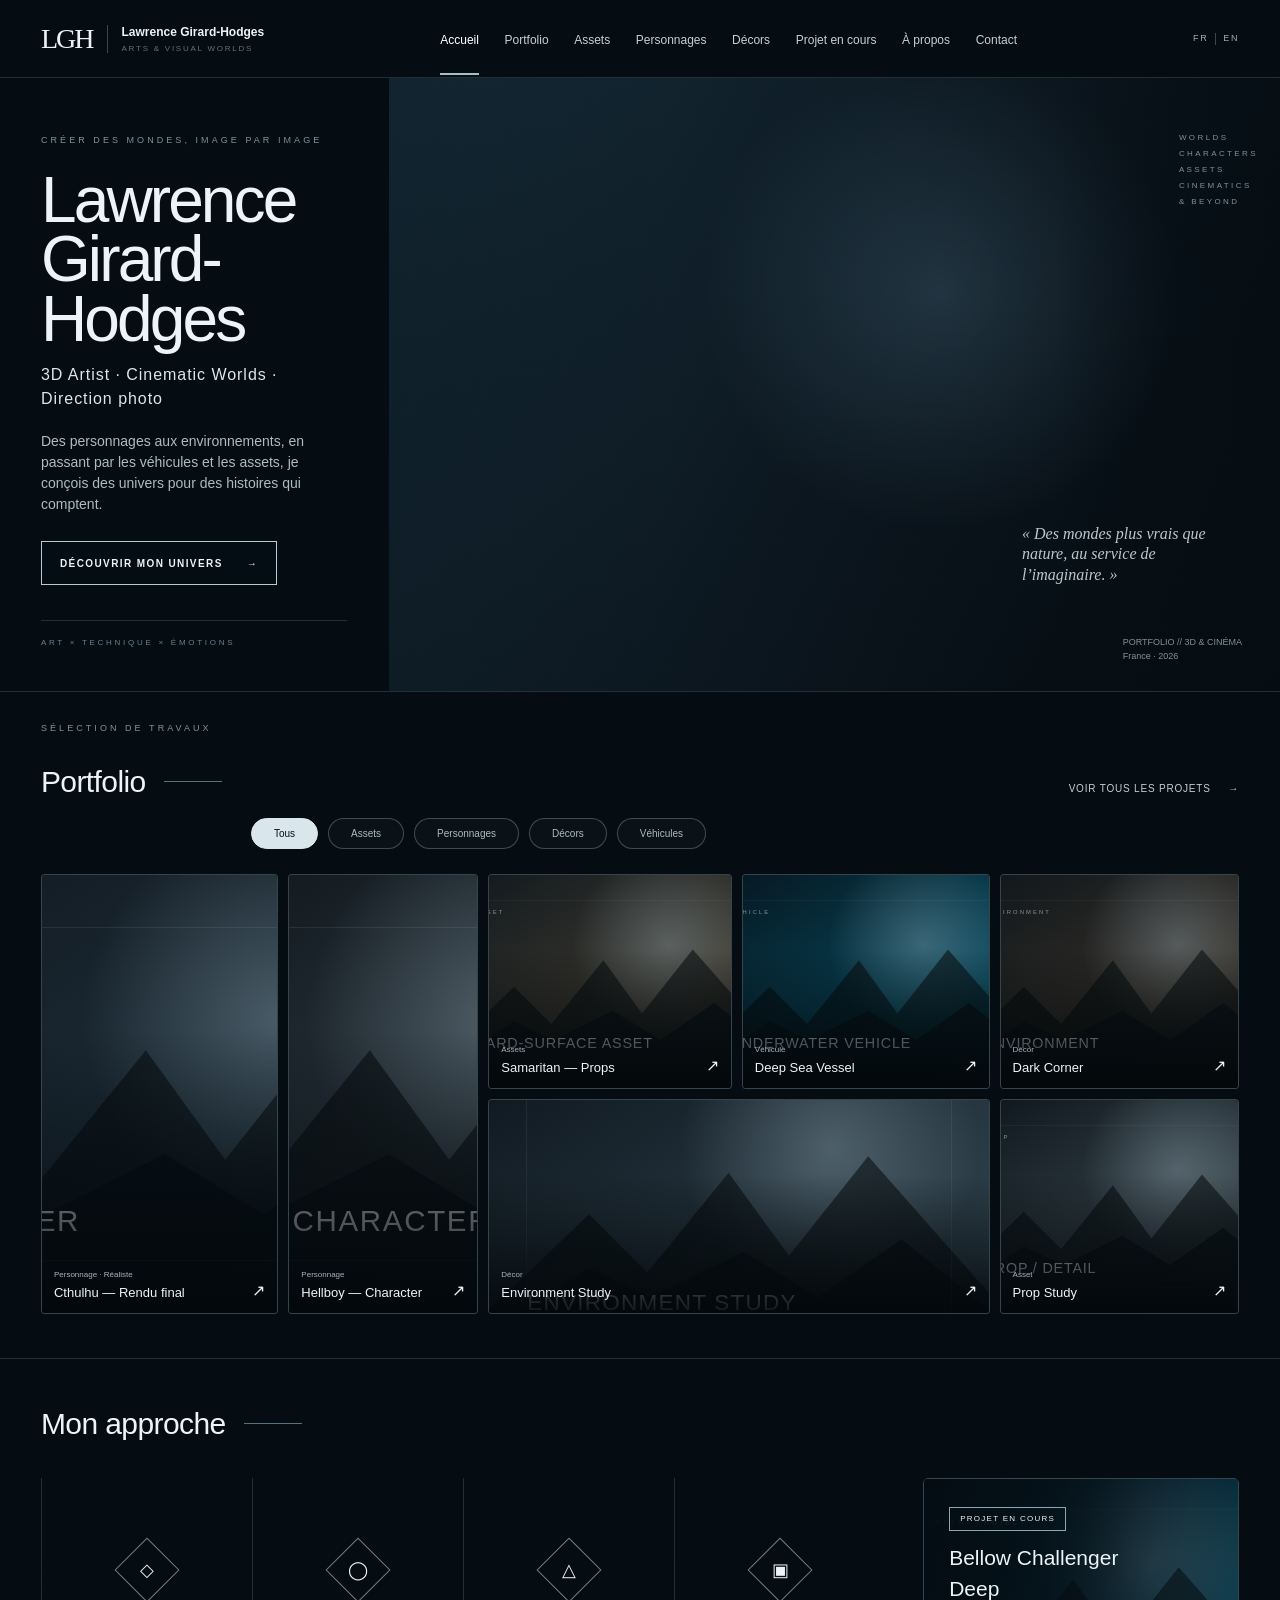
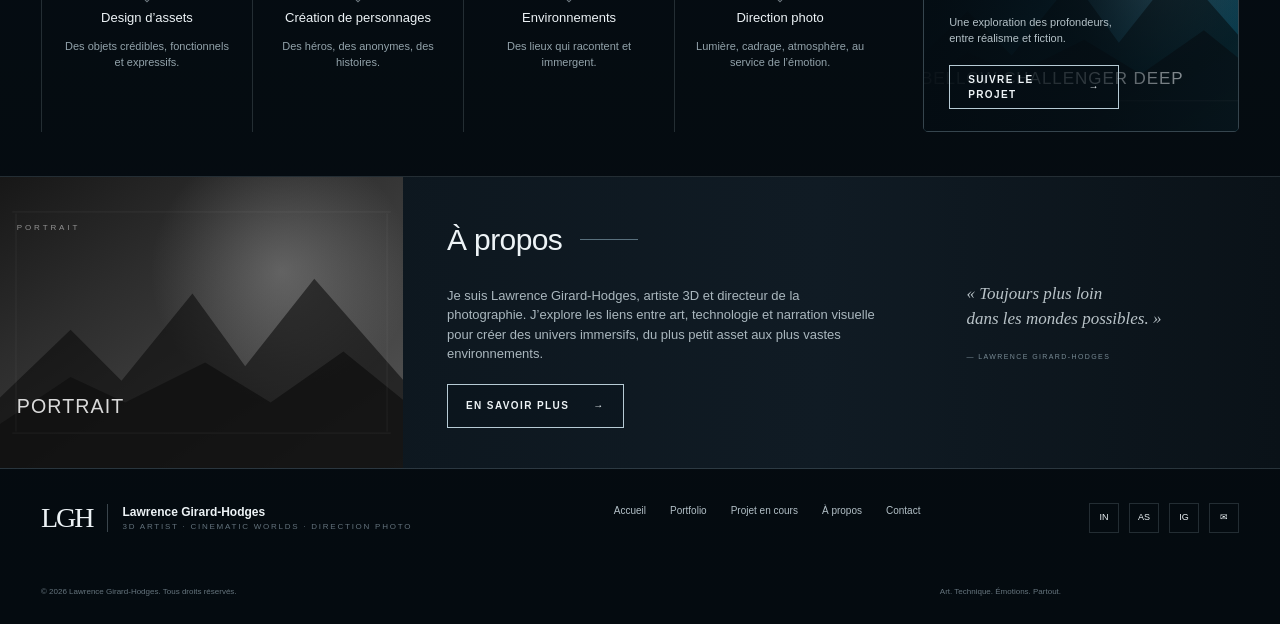
<file: index.html>
<!doctype html>
<html lang="fr">
<head>
  <meta charset="utf-8" />
  <meta name="viewport" content="width=device-width, initial-scale=1" />
  <meta name="description" content="Portfolio de Lawrence Girard-Hodges — artiste 3D, réalisateur et directeur de la photographie." />
  <meta name="theme-color" content="#071017" />
  <title>Lawrence Girard-Hodges — Artiste 3D</title>
  <link rel="stylesheet" href="css/styles.css" />
</head>
<body>
  <div class="page-shell">
    <header class="site-header" id="top">
      <a class="brand" href="#top" aria-label="Accueil">
        <span class="brand-mark">LGH</span>
        <span class="brand-copy">
          <strong>Lawrence Girard-Hodges</strong>
          <small>Arts & visual worlds</small>
        </span>
      </a>
      <button class="nav-toggle" type="button" aria-label="Ouvrir le menu" aria-expanded="false">Menu</button>
      <nav class="site-nav" aria-label="Navigation principale">
        <a class="active" href="#top">Accueil</a>
        <a href="#portfolio">Portfolio</a>
        <a href="#portfolio" data-filter-link="Assets">Assets</a>
        <a href="#portfolio" data-filter-link="Personnages">Personnages</a>
        <a href="#portfolio" data-filter-link="Décors">Décors</a>
        <a href="#current">Projet en cours</a>
        <a href="#about">À propos</a>
        <a href="#contact">Contact</a>
      </nav>
      <div class="language" aria-label="Langue"><span>FR</span><i></i><span>EN</span></div>
    </header>

    <main>
      <section class="hero section-border" aria-labelledby="hero-title">
        <div class="hero-content">
          <p class="eyebrow" id="hero-eyebrow"></p>
          <h1 id="hero-title"></h1>
          <p class="hero-subtitle" id="hero-subtitle"></p>
          <p class="hero-body" id="hero-body"></p>
          <a class="button button-outline" id="hero-cta" href="#portfolio">Découvrir mon univers <span>→</span></a>
          <div class="hero-manifesto" id="hero-manifesto"></div>
        </div>
        <div class="hero-visual" id="hero-visual" role="img" aria-label="Visuel principal">
          <div class="hero-visual-overlay"></div>
          <div class="hero-side-label" aria-hidden="true">Worlds<br>Characters<br>Assets<br>Cinematics<br>& Beyond</div>
          <blockquote id="hero-quote"></blockquote>
          <div class="hero-caption" id="hero-caption"></div>
        </div>
      </section>

      <section class="portfolio-section section-border" id="portfolio" aria-labelledby="portfolio-title">
        <div class="section-heading portfolio-heading">
          <div>
            <p class="eyebrow">Sélection de travaux</p>
            <div class="heading-line">
              <h2 id="portfolio-title">Portfolio</h2><span></span>
            </div>
          </div>
          <a href="#portfolio-grid" class="text-link">Voir tous les projets <span>→</span></a>
        </div>

        <div class="filter-row" role="group" aria-label="Filtrer le portfolio">
          <button class="filter active" data-filter="Tous" type="button">Tous</button>
          <button class="filter" data-filter="Assets" type="button">Assets</button>
          <button class="filter" data-filter="Personnages" type="button">Personnages</button>
          <button class="filter" data-filter="Décors" type="button">Décors</button>
          <button class="filter" data-filter="Véhicules" type="button">Véhicules</button>
        </div>

        <div class="portfolio-grid" id="portfolio-grid" aria-live="polite"></div>
      </section>

      <section class="approach section-border" aria-labelledby="approach-title">
        <div class="section-heading">
          <div class="heading-line"><h2 id="approach-title">Mon approche</h2><span></span></div>
        </div>
        <div class="approach-layout">
          <div class="approach-grid" id="approach-grid"></div>
          <article class="current-card" id="current" aria-labelledby="current-title">
            <div class="current-bg" id="current-bg"></div>
            <div class="current-card-content">
              <span class="chip">Projet en cours</span>
              <h3 id="current-title"></h3>
              <p id="current-body"></p>
              <a class="button button-outline" id="current-cta" href="#">Suivre le projet <span>→</span></a>
            </div>
          </article>
        </div>
      </section>

      <section class="about section-border" id="about" aria-labelledby="about-title">
        <div class="about-image" id="about-image" role="img" aria-label="Portrait de Lawrence Girard-Hodges"></div>
        <div class="about-copy">
          <div class="heading-line"><h2 id="about-title">À propos</h2><span></span></div>
          <p id="about-body"></p>
          <a class="button button-outline" id="about-cta" href="#contact">En savoir plus <span>→</span></a>
        </div>
        <blockquote class="about-quote" id="about-quote"></blockquote>
      </section>
    </main>

    <footer class="site-footer" id="contact">
      <div class="footer-brand">
        <span class="brand-mark">LGH</span>
        <div><strong>Lawrence Girard-Hodges</strong><small>3D Artist · Cinematic Worlds · Direction photo</small></div>
      </div>
      <nav class="footer-nav" aria-label="Navigation de pied de page">
        <a href="#top">Accueil</a><a href="#portfolio">Portfolio</a><a href="#current">Projet en cours</a><a href="#about">À propos</a><a href="mailto:lawrencegirardhodges@gmail.com">Contact</a>
      </nav>
      <div class="footer-socials" id="footer-socials"></div>
      <p class="copyright" id="copyright"></p>
      <p class="footer-note">Art. Technique. Émotions. Partout.</p>
    </footer>
  </div>

  <a class="admin-fab" id="admin-fab" href="admin.html" hidden>Éditer le site</a>

  <script src="js/config.js"></script>
  <script src="js/default-content.js"></script>
  <script src="js/site.js"></script>
</body>
</html>
</file>
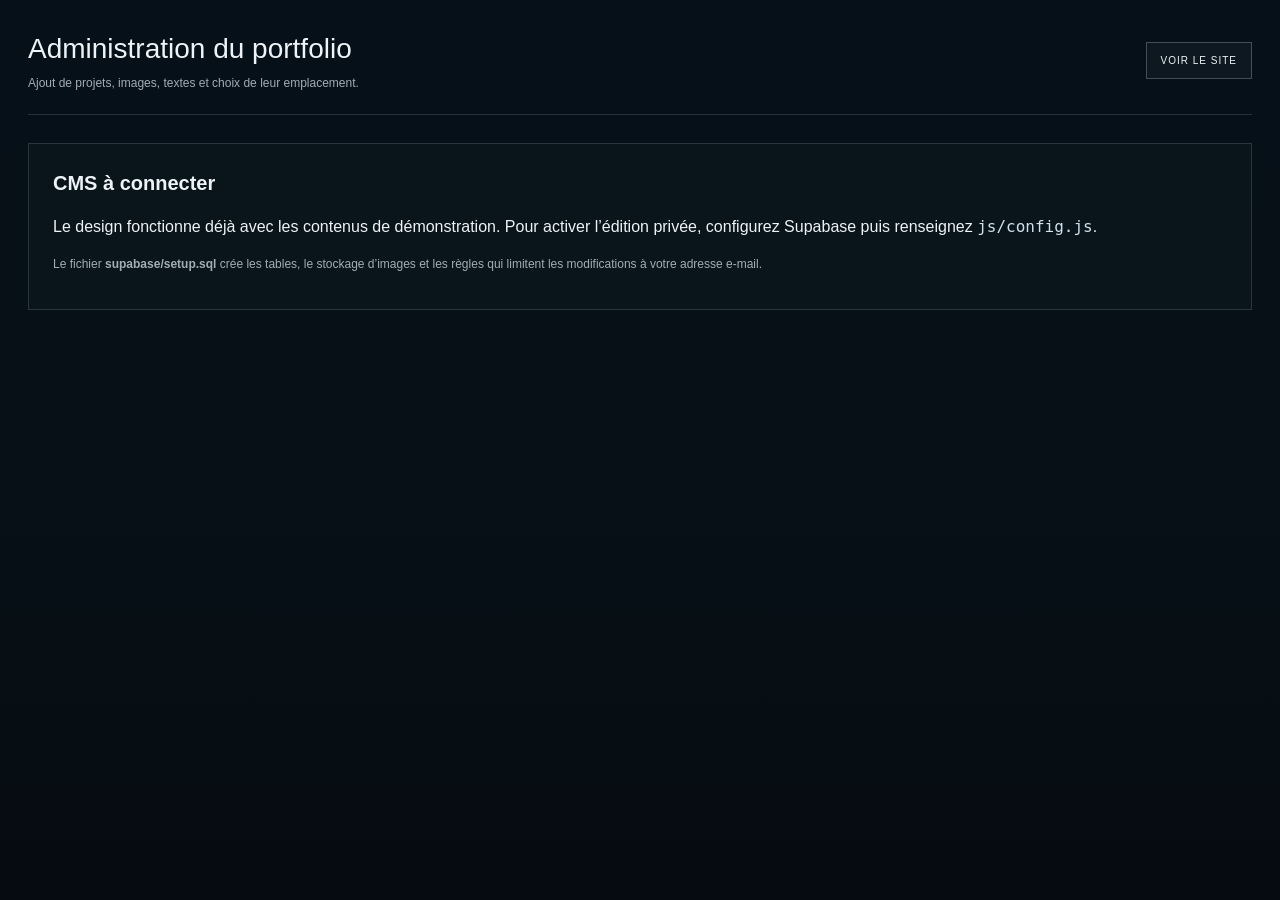
<file: admin.html>
<!doctype html>
<html lang="fr">
<head>
  <meta charset="utf-8" />
  <meta name="viewport" content="width=device-width, initial-scale=1" />
  <meta name="robots" content="noindex,nofollow" />
  <title>Administration — Portfolio LGH</title>
  <link rel="stylesheet" href="css/styles.css" />
  <style>
    body{min-height:100vh}.admin-shell{max-width:1420px;margin:0 auto;padding:28px}.admin-top{display:flex;justify-content:space-between;gap:20px;align-items:center;border-bottom:1px solid var(--line);padding-bottom:22px;margin-bottom:28px}.admin-top h1{font-size:28px;font-weight:430;margin:0}.admin-top p{margin:4px 0 0;color:var(--muted);font-size:12px}.admin-actions{display:flex;gap:10px;flex-wrap:wrap}.admin-btn{border:1px solid var(--line-strong);background:#0d1820;color:var(--text);padding:10px 14px;font-size:10px;text-transform:uppercase;letter-spacing:.1em;cursor:pointer}.admin-btn.primary{background:#dbe8ee;color:#071017;border-color:#dbe8ee}.admin-btn.danger{border-color:#744;color:#f1b9b9}.admin-btn:disabled{opacity:.4;cursor:not-allowed}.setup,.login-panel,.admin-panel{border:1px solid var(--line);background:#0a141b;padding:24px}.setup h2,.login-panel h2{font-size:20px;margin-top:0}.setup code{color:#cfe2ec}.muted{color:var(--muted);font-size:12px}.hidden{display:none!important}.login-form{max-width:440px;display:grid;gap:13px}.field{display:grid;gap:7px}.field label{font-size:10px;text-transform:uppercase;letter-spacing:.12em;color:#8fa0aa}.field input,.field textarea,.field select{width:100%;border:1px solid var(--line-strong);background:#071017;color:var(--text);padding:11px 12px;outline:none}.field textarea{min-height:100px;resize:vertical}.field input:focus,.field textarea:focus,.field select:focus{border-color:#91adbb}.admin-tabs{display:flex;gap:8px;margin-bottom:22px;flex-wrap:wrap}.admin-tab{background:transparent;color:#9fadb5;border:1px solid var(--line);padding:9px 14px;cursor:pointer}.admin-tab.active{background:#dbe8ee;color:#071017}.tab-view{display:none}.tab-view.active{display:block}.admin-grid{display:grid;grid-template-columns:minmax(260px,.7fr) minmax(480px,1.3fr);gap:24px}.item-list{display:grid;gap:8px;max-height:680px;overflow:auto;padding-right:8px}.item-row{display:grid;grid-template-columns:58px 1fr auto;gap:12px;align-items:center;border:1px solid var(--line);background:#081219;padding:7px;cursor:pointer}.item-row:hover,.item-row.active{border-color:#78919e}.item-row img{width:58px;height:48px;object-fit:cover}.item-row strong{display:block;font-size:12px}.item-row small{color:var(--muted);font-size:9px}.badge{font-size:8px;text-transform:uppercase;letter-spacing:.08em;border:1px solid var(--line);padding:4px 6px}.editor-card{border:1px solid var(--line);background:#081219;padding:22px}.editor-card h2{font-size:19px;font-weight:480;margin-top:0}.form-grid{display:grid;grid-template-columns:1fr 1fr;gap:14px}.form-grid .span-2{grid-column:1/-1}.image-preview{min-height:160px;background:#0c1820 center/cover no-repeat;border:1px dashed var(--line-strong);display:grid;place-items:center;color:var(--faint);font-size:11px;margin-top:8px}.section-cards{display:grid;grid-template-columns:repeat(2,minmax(0,1fr));gap:22px}.status{font-size:11px;margin:10px 0 0;color:#9db0ba}.status.error{color:#efabab}.status.ok{color:#b8dfc3}@media(max-width:900px){.admin-grid{grid-template-columns:1fr}.section-cards{grid-template-columns:1fr}.form-grid{grid-template-columns:1fr}.form-grid .span-2{grid-column:auto}.admin-shell{padding:18px}.admin-top{align-items:flex-start;flex-direction:column}}
  </style>
</head>
<body>
  <main class="admin-shell">
    <header class="admin-top">
      <div><h1>Administration du portfolio</h1><p>Ajout de projets, images, textes et choix de leur emplacement.</p></div>
      <div class="admin-actions"><a class="admin-btn" href="index.html">Voir le site</a><button class="admin-btn hidden" id="logout-btn" type="button">Déconnexion</button></div>
    </header>

    <section class="setup hidden" id="setup-panel">
      <h2>CMS à connecter</h2>
      <p>Le design fonctionne déjà avec les contenus de démonstration. Pour activer l’édition privée, configurez Supabase puis renseignez <code>js/config.js</code>.</p>
      <p class="muted">Le fichier <strong>supabase/setup.sql</strong> crée les tables, le stockage d’images et les règles qui limitent les modifications à votre adresse e-mail.</p>
    </section>

    <section class="login-panel hidden" id="login-panel">
      <h2>Connexion administrateur</h2>
      <form class="login-form" id="login-form">
        <div class="field"><label for="email">E-mail</label><input id="email" type="email" autocomplete="username" required /></div>
        <div class="field"><label for="password">Mot de passe</label><input id="password" type="password" autocomplete="current-password" required /></div>
        <button class="admin-btn primary" type="submit">Se connecter</button>
        <p class="status" id="login-status"></p>
      </form>
    </section>

    <section class="admin-panel hidden" id="admin-panel">
      <div class="admin-tabs">
        <button class="admin-tab active" data-tab="portfolio" type="button">Portfolio</button>
        <button class="admin-tab" data-tab="sections" type="button">Sections du site</button>
      </div>

      <div class="tab-view active" data-view="portfolio">
        <div class="admin-grid">
          <aside class="editor-card">
            <div class="admin-actions" style="justify-content:space-between;margin-bottom:16px"><h2 style="margin:0">Projets</h2><button class="admin-btn primary" id="new-item" type="button">+ Ajouter</button></div>
            <div class="item-list" id="item-list"></div>
          </aside>
          <section class="editor-card">
            <h2 id="item-editor-title">Ajouter un projet</h2>
            <form id="item-form" class="form-grid">
              <input id="item-id" type="hidden" />
              <div class="field"><label for="item-title">Titre</label><input id="item-title" required /></div>
              <div class="field"><label for="item-category">Catégorie</label><select id="item-category"><option>Assets</option><option>Personnages</option><option>Décors</option><option>Véhicules</option></select></div>
              <div class="field"><label for="item-tag">Sous-titre / type</label><input id="item-tag" placeholder="Ex. Personnage · Réaliste" /></div>
              <div class="field"><label for="item-layout">Emplacement / format</label><select id="item-layout"><option value="standard">Carte standard</option><option value="portrait">Grande carte verticale</option><option value="wide">Carte horizontale double</option><option value="feature">Carte principale haute</option></select></div>
              <div class="field"><label for="item-order">Ordre d’affichage</label><input id="item-order" type="number" min="0" value="10" /></div>
              <div class="field"><label for="item-link">Lien du projet</label><input id="item-link" placeholder="# ou URL" /></div>
              <div class="field span-2"><label for="item-description">Description interne / future page projet</label><textarea id="item-description"></textarea></div>
              <div class="field span-2"><label for="item-alt">Texte alternatif de l’image</label><input id="item-alt" /></div>
              <div class="field span-2"><label for="item-file">Image</label><input id="item-file" type="file" accept="image/*" /><input id="item-image-url" type="hidden" /><div class="image-preview" id="item-preview">Aperçu de l’image</div></div>
              <div class="field"><label for="item-published">Publication</label><select id="item-published"><option value="true">Publié</option><option value="false">Brouillon</option></select></div>
              <div class="admin-actions" style="align-items:end"><button class="admin-btn primary" type="submit">Enregistrer</button><button class="admin-btn danger hidden" id="delete-item" type="button">Supprimer</button></div>
              <p class="status span-2" id="item-status"></p>
            </form>
          </section>
        </div>
      </div>

      <div class="tab-view" data-view="sections">
        <div class="section-cards">
          <form class="editor-card section-form" data-section="hero">
            <h2>Hero / accueil</h2>
            <div class="field"><label>Titre</label><textarea name="title"></textarea></div>
            <div class="field"><label>Accroche haute</label><input name="eyebrow" /></div>
            <div class="field"><label>Sous-titre</label><input name="subtitle" /></div>
            <div class="field"><label>Texte</label><textarea name="body"></textarea></div>
            <div class="field"><label>Texte bouton</label><input name="ctaLabel" /></div>
            <div class="field"><label>Lien bouton</label><input name="ctaUrl" /></div>
            <div class="field"><label>Manifeste</label><input name="manifesto" /></div>
            <div class="field"><label>Citation</label><textarea name="quote"></textarea></div>
            <div class="field"><label>Légende image</label><textarea name="caption"></textarea></div>
            <div class="field"><label>Image principale</label><input class="section-file" type="file" accept="image/*" /><input name="imageUrl" type="hidden" /><div class="image-preview"></div></div>
            <button class="admin-btn primary" type="submit">Enregistrer le Hero</button><p class="status"></p>
          </form>

          <form class="editor-card section-form" data-section="currentProject">
            <h2>Projet en cours</h2>
            <div class="field"><label>Titre</label><input name="title" /></div>
            <div class="field"><label>Texte</label><textarea name="body"></textarea></div>
            <div class="field"><label>Texte bouton</label><input name="ctaLabel" /></div>
            <div class="field"><label>Lien bouton</label><input name="ctaUrl" /></div>
            <div class="field"><label>Image</label><input class="section-file" type="file" accept="image/*" /><input name="imageUrl" type="hidden" /><div class="image-preview"></div></div>
            <button class="admin-btn primary" type="submit">Enregistrer le projet en cours</button><p class="status"></p>
          </form>

          <form class="editor-card section-form" data-section="about">
            <h2>À propos</h2>
            <div class="field"><label>Texte</label><textarea name="body"></textarea></div>
            <div class="field"><label>Citation</label><textarea name="quote"></textarea></div>
            <div class="field"><label>Texte bouton</label><input name="ctaLabel" /></div>
            <div class="field"><label>Lien bouton</label><input name="ctaUrl" /></div>
            <div class="field"><label>Portrait</label><input class="section-file" type="file" accept="image/*" /><input name="imageUrl" type="hidden" /><div class="image-preview"></div></div>
            <button class="admin-btn primary" type="submit">Enregistrer À propos</button><p class="status"></p>
          </form>

          <form class="editor-card section-form" data-section="footer">
            <h2>Pied de page</h2>
            <div class="field"><label>Copyright</label><input name="copyright" /></div>
            <p class="muted">Les liens sociaux sont laissés dans le contenu de base pour l’instant. Ils pourront être rendus éditables dans une seconde passe.</p>
            <button class="admin-btn primary" type="submit">Enregistrer le pied de page</button><p class="status"></p>
          </form>
        </div>
      </div>
    </section>
  </main>

  <script src="js/config.js"></script>
  <script src="js/default-content.js"></script>
  <script src="js/admin.js"></script>
</body>
</html>
</file>
<file: css/styles.css>
:root {
  --bg: #071017;
  --bg-deep: #050b10;
  --panel: #0b151d;
  --panel-2: #101b24;
  --text: #edf3f6;
  --muted: #a1adb5;
  --faint: #63727c;
  --line: rgba(201, 221, 232, .16);
  --line-strong: rgba(201, 221, 232, .28);
  --accent: #d6e7f1;
  --max: 1600px;
  --pad: clamp(22px, 3.2vw, 58px);
  --sans: Inter, ui-sans-serif, -apple-system, BlinkMacSystemFont, "Segoe UI", sans-serif;
  --serif: Georgia, "Times New Roman", serif;
}
*{box-sizing:border-box}
html{scroll-behavior:smooth;background:var(--bg-deep)}
body{margin:0;background:linear-gradient(180deg,#061018 0%,#071017 58%,#050b10 100%);color:var(--text);font-family:var(--sans);font-size:16px;line-height:1.5}
a{color:inherit;text-decoration:none}
button,input,textarea,select{font:inherit}
img{max-width:100%;display:block}
.page-shell{max-width:var(--max);margin:0 auto;background:rgba(5,12,17,.58);box-shadow:0 0 120px rgba(0,0,0,.28)}
.section-border{border-bottom:1px solid var(--line)}
.site-header{min-height:78px;display:grid;grid-template-columns:auto 1fr auto;align-items:center;gap:28px;padding:0 var(--pad);border-bottom:1px solid var(--line);position:sticky;top:0;z-index:30;background:rgba(6,14,20,.84);backdrop-filter:blur(18px)}
.brand{display:flex;align-items:center;gap:14px;min-width:max-content}.brand-mark{font-family:var(--serif);font-size:28px;letter-spacing:-2px;border-right:1px solid var(--line-strong);padding-right:14px;line-height:1}.brand-copy{display:flex;flex-direction:column;gap:2px}.brand-copy strong,.footer-brand strong{font-size:12px;font-weight:560}.brand-copy small,.footer-brand small{font-size:8px;text-transform:uppercase;letter-spacing:.22em;color:var(--faint)}
.site-nav{display:flex;justify-content:center;align-items:center;gap:clamp(14px,2vw,34px);font-size:12px;color:#c5d0d6}.site-nav a{padding:29px 0 24px;border-bottom:2px solid transparent;transition:.2s}.site-nav a:hover,.site-nav a.active{color:#fff;border-color:#a7beca}.language{display:flex;gap:7px;align-items:center;font-size:9px;letter-spacing:.18em;color:var(--muted)}.language i{width:1px;height:12px;background:var(--line-strong)}.nav-toggle{display:none;background:none;border:0;color:var(--text)}
.hero{min-height:540px;display:grid;grid-template-columns:minmax(350px,.73fr) minmax(0,1.67fr);position:relative;overflow:hidden}.hero-content{padding:56px 42px 42px var(--pad);z-index:2;background:linear-gradient(90deg,rgba(5,13,19,.96) 0%,rgba(5,13,19,.88) 75%,rgba(5,13,19,0) 100%)}.eyebrow{text-transform:uppercase;letter-spacing:.34em;font-size:9px;color:#7f939f;margin:0 0 23px}.hero h1{white-space:pre-line;font-size:clamp(46px,5vw,76px);line-height:.93;letter-spacing:-.045em;margin:0 0 14px;font-weight:390}.hero-subtitle{font-size:16px;letter-spacing:.06em;color:#dce6eb;margin:0 0 20px}.hero-body{max-width:420px;color:#aebbc3;font-size:14px;margin:0 0 26px}.button{display:inline-flex;gap:24px;align-items:center;justify-content:space-between;min-height:44px;padding:0 18px;text-transform:uppercase;letter-spacing:.14em;font-weight:650;font-size:10px;transition:.2s}.button-outline{border:1px solid #b7cbd5;background:rgba(7,16,23,.28)}.button:hover{background:#e8f2f6;color:#071017}.hero-manifesto{margin-top:35px;padding-top:16px;border-top:1px solid var(--line);max-width:310px;text-transform:uppercase;letter-spacing:.34em;color:#66808d;font-size:8px}.hero-visual{position:relative;min-height:540px;background:#0b1720 center/cover no-repeat;isolation:isolate}.hero-visual::before{content:"";position:absolute;inset:0;background:radial-gradient(circle at 62% 35%,rgba(108,155,182,.24),transparent 35%),linear-gradient(120deg,#162c39,#0b151d 58%,#050b10);z-index:-2}.hero-visual::after{content:"";position:absolute;inset:0;background:linear-gradient(90deg,rgba(5,13,19,.25),transparent 32%,rgba(5,13,19,.1) 75%,rgba(5,13,19,.74));z-index:-1}.hero-visual-overlay{position:absolute;inset:0;opacity:.23;background-image:linear-gradient(rgba(255,255,255,.02) 1px,transparent 1px),linear-gradient(90deg,rgba(255,255,255,.015) 1px,transparent 1px);background-size:42px 42px}.hero-side-label{position:absolute;right:22px;top:52px;text-transform:uppercase;letter-spacing:.3em;font-size:8px;line-height:2;color:#7e929e}.hero-visual blockquote{position:absolute;right:38px;bottom:105px;max-width:220px;font-family:var(--serif);font-style:italic;font-size:16px;line-height:1.3;color:#bdc8ce;margin:0}.hero-caption{position:absolute;right:38px;bottom:28px;color:#81919a;font-size:9px;white-space:pre-line}
.portfolio-section{padding:30px var(--pad) 44px}.section-heading{display:flex;align-items:end;justify-content:space-between;gap:24px}.portfolio-heading{margin-bottom:8px}.heading-line{display:flex;align-items:center;gap:18px}.heading-line h2{font-size:30px;font-weight:430;letter-spacing:-.02em;margin:0}.heading-line span{display:block;width:58px;height:1px;background:#59707d}.text-link{font-size:10px;color:#c5d0d6;text-transform:uppercase;letter-spacing:.08em;padding-bottom:8px}.text-link span{margin-left:14px}.filter-row{display:flex;gap:10px;flex-wrap:wrap;margin:14px 0 25px 210px}.filter{border:1px solid var(--line-strong);background:rgba(255,255,255,.025);color:#abbac2;border-radius:999px;padding:7px 22px;font-size:10px;cursor:pointer}.filter:hover,.filter.active{background:#d9e6ec;color:#071017;border-color:#d9e6ec}.portfolio-grid{display:grid;grid-template-columns:1.15fr .92fr 1.18fr 1.2fr 1.16fr;grid-auto-rows:215px;gap:10px}.portfolio-card{position:relative;overflow:hidden;border:1px solid rgba(201,221,232,.22);border-radius:4px;background:#0d1820;min-width:0;cursor:pointer}.portfolio-card img{width:100%;height:100%;object-fit:cover;transition:transform .5s ease,filter .5s ease}.portfolio-card:hover img{transform:scale(1.025);filter:brightness(1.08)}.portfolio-card::after{content:"";position:absolute;inset:35% 0 0;background:linear-gradient(transparent,rgba(2,7,10,.92))}.portfolio-card-content{position:absolute;left:12px;right:12px;bottom:10px;z-index:2}.portfolio-card-meta{font-size:8px;color:#a7b5bd;margin-bottom:2px}.portfolio-card h3{font-size:13px;margin:0;font-weight:540}.portfolio-card .arrow{position:absolute;right:0;bottom:0;font-size:16px}.portfolio-card.layout-portrait{grid-row:span 2}.portfolio-card.layout-wide{grid-column:span 2}.portfolio-card.layout-feature{grid-row:span 2;grid-column:span 1}.portfolio-card.hidden{display:none}
.approach{padding:42px var(--pad) 44px}.approach-layout{display:grid;grid-template-columns:minmax(0,1.55fr) minmax(310px,.58fr);gap:38px;margin-top:32px}.approach-grid{display:grid;grid-template-columns:repeat(4,1fr)}.approach-item{min-height:170px;padding:14px 20px 5px;border-left:1px solid var(--line);text-align:center;display:flex;flex-direction:column;align-items:center;justify-content:center}.approach-icon{width:46px;height:46px;margin-bottom:15px;display:grid;place-items:center;border:1px solid rgba(219,235,243,.5);transform:rotate(45deg)}.approach-icon span{transform:rotate(-45deg);font-family:var(--serif);font-size:18px}.approach-item h3{font-size:13px;font-weight:520;margin:0 0 10px}.approach-item p{font-size:11px;color:#93a3ab;margin:0;max-width:180px}.current-card{position:relative;min-height:230px;border:1px solid rgba(170,203,219,.3);border-radius:5px;overflow:hidden;display:flex;align-items:flex-end}.current-bg{position:absolute;inset:0;background:#0e2330 center/cover no-repeat}.current-bg::after{content:"";position:absolute;inset:0;background:linear-gradient(90deg,rgba(4,12,18,.96) 4%,rgba(4,12,18,.72) 52%,rgba(4,12,18,.18))}.current-card-content{position:relative;z-index:1;padding:25px 25px 22px;max-width:70%}.chip{display:inline-flex;border:1px solid #8ea6b2;padding:5px 10px;text-transform:uppercase;letter-spacing:.16em;font-size:8px;margin-bottom:11px}.current-card h3{font-size:21px;font-weight:450;margin:0 0 9px}.current-card p{font-size:11px;color:#b4c1c7;margin:0 0 18px}
.about{display:grid;grid-template-columns:minmax(290px,.85fr) minmax(420px,1.1fr) minmax(260px,.75fr);min-height:285px;background:linear-gradient(90deg,#0b141b,#101b24 64%,#0a1218)}.about-image{min-height:285px;background:#0f171d center/cover no-repeat;filter:grayscale(1)}.about-copy{padding:40px 44px}.about-copy p{color:#aab7be;font-size:13px;max-width:540px;margin:24px 0 20px}.about-quote{margin:auto 42px;font-family:var(--serif);font-style:italic;color:#b9c3c8;font-size:17px;line-height:1.45;white-space:pre-line}.about-quote::after{content:"— Lawrence Girard-Hodges";display:block;margin-top:20px;font-family:var(--sans);font-style:normal;text-transform:uppercase;letter-spacing:.2em;font-size:7px;color:#788a94}
.site-footer{padding:34px var(--pad) 26px;display:grid;grid-template-columns:1.1fr 1.6fr auto;align-items:start;gap:28px;position:relative}.footer-brand{display:flex;align-items:center;gap:15px}.footer-brand>div{display:flex;flex-direction:column}.footer-nav{display:flex;gap:24px;justify-content:center;font-size:10px;color:#b3c0c7}.footer-socials{display:flex;justify-content:flex-end;gap:10px}.footer-socials a{width:30px;height:30px;border:1px solid var(--line);display:grid;place-items:center;font-size:9px;text-transform:uppercase}.copyright,.footer-note{font-size:8px;color:#65747d;margin:25px 0 0}.footer-note{text-align:right}.admin-fab{position:fixed;right:22px;bottom:22px;z-index:50;border:1px solid #b5cad5;background:#dbe8ee;color:#071017;padding:10px 14px;text-transform:uppercase;font-size:9px;letter-spacing:.12em;box-shadow:0 10px 30px rgba(0,0,0,.3)}
@media(max-width:1150px){.site-header{grid-template-columns:auto auto 1fr}.site-nav{position:absolute;left:0;right:0;top:78px;display:none;padding:18px var(--pad);background:#071017;border-bottom:1px solid var(--line);flex-wrap:wrap;justify-content:flex-start}.site-nav.open{display:flex}.site-nav a{padding:6px 0}.nav-toggle{display:block;justify-self:end}.language{display:none}.hero{grid-template-columns:1fr 1.45fr}.portfolio-grid{grid-template-columns:repeat(4,1fr)}.portfolio-card.layout-wide{grid-column:span 2}.approach-layout{grid-template-columns:1fr}.about{grid-template-columns:.8fr 1.2fr}.about-quote{display:none}.footer-nav{flex-wrap:wrap}}
@media(max-width:800px){:root{--pad:20px}.site-header{min-height:66px}.site-nav{top:66px}.brand-copy{display:none}.hero{grid-template-columns:1fr;min-height:auto}.hero-content{padding:42px var(--pad) 30px;background:#071017}.hero-visual{min-height:360px}.hero h1{font-size:49px}.filter-row{margin-left:0}.portfolio-grid{grid-template-columns:repeat(2,1fr);grid-auto-rows:210px}.portfolio-card.layout-portrait{grid-row:span 2}.portfolio-card.layout-wide{grid-column:span 2}.approach-grid{grid-template-columns:repeat(2,1fr)}.current-card-content{max-width:90%}.about{grid-template-columns:1fr}.about-image{min-height:340px}.about-copy{padding:34px var(--pad)}.site-footer{grid-template-columns:1fr}.footer-nav{justify-content:flex-start}.footer-socials{justify-content:flex-start}.footer-note{text-align:left}.copyright,.footer-note{margin:0}}
@media(max-width:520px){.hero h1{font-size:42px}.hero-visual{min-height:300px}.portfolio-grid{grid-template-columns:1fr;grid-auto-rows:250px}.portfolio-card.layout-portrait,.portfolio-card.layout-wide,.portfolio-card.layout-feature{grid-column:span 1;grid-row:span 1}.approach-grid{grid-template-columns:1fr 1fr}.approach-item{padding-left:10px;padding-right:10px}.current-card-content{max-width:100%}.section-heading{align-items:flex-start}.text-link{display:none}.site-footer{padding-bottom:80px}}
</file>
